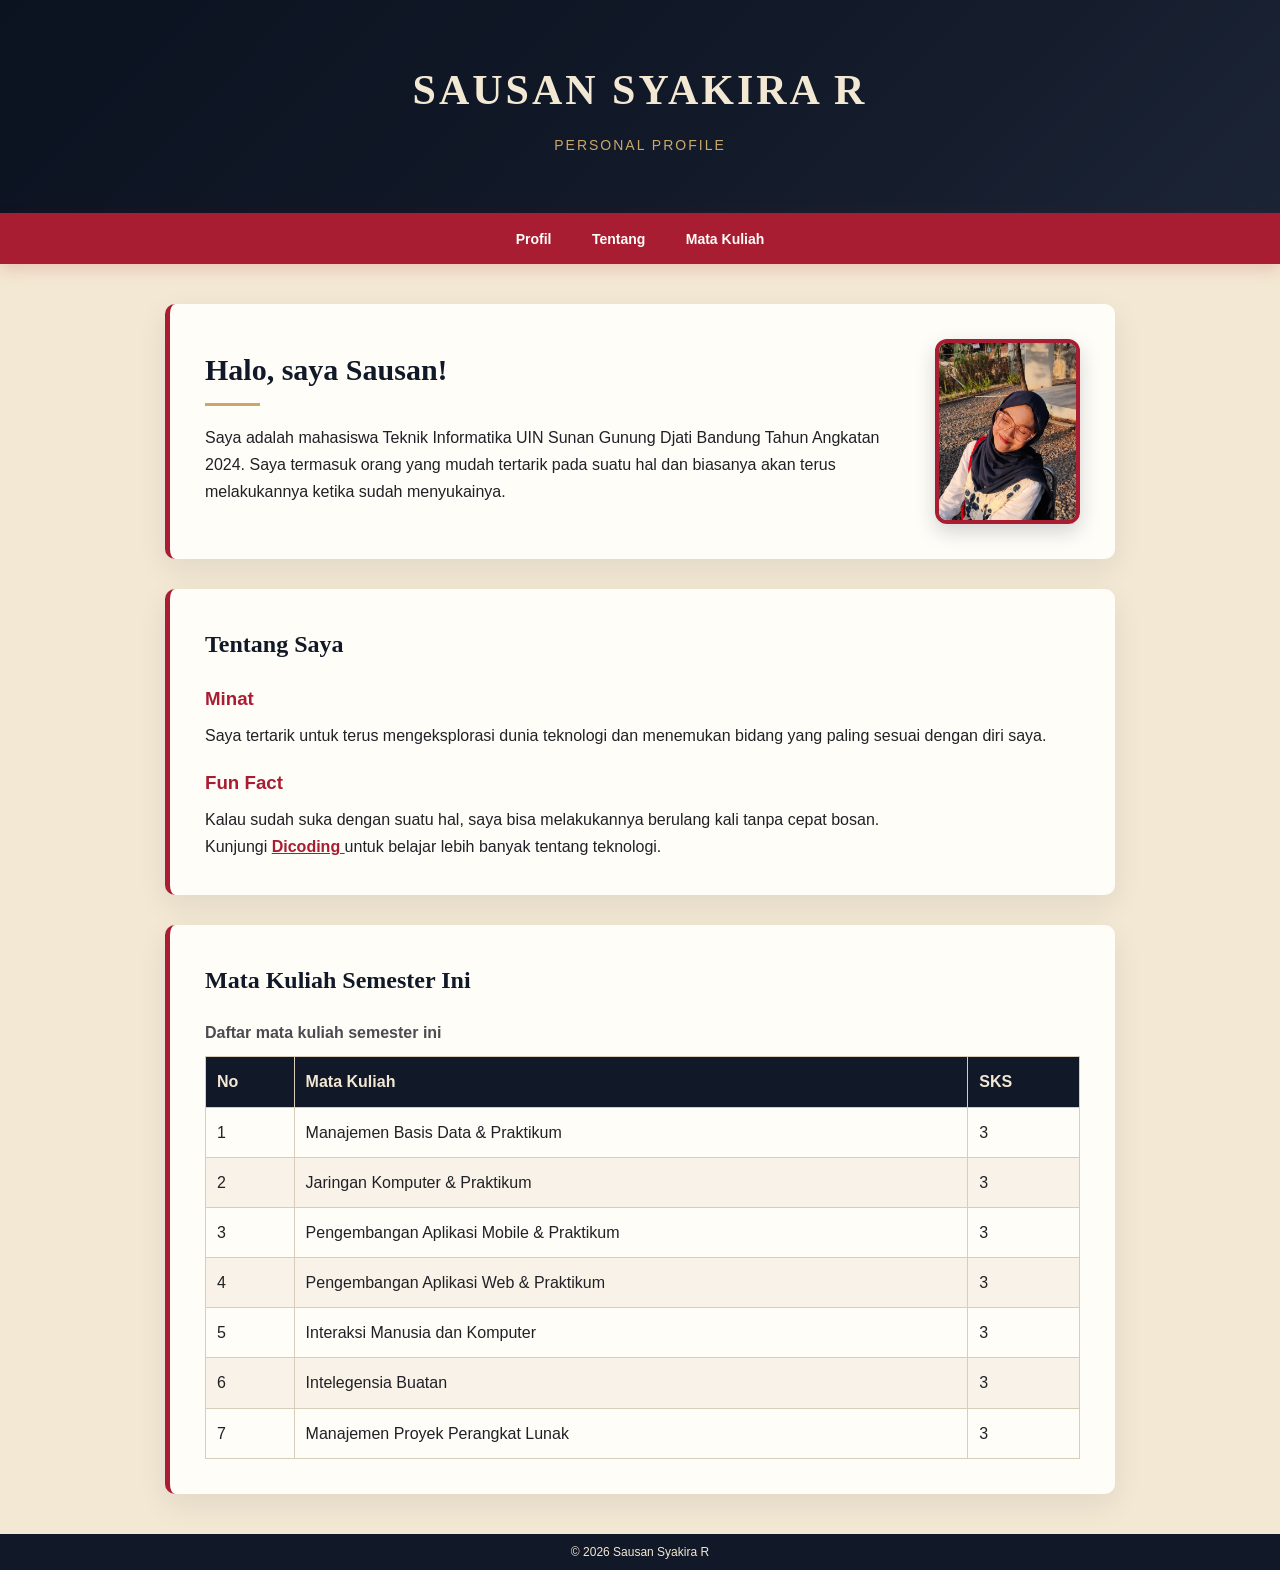
<file: profil/index.html>
<!doctype html>
<html lang="id">
  <head>
    <meta charset="UTF-8" />

    <title>Profil Diri - Sausan Syakira R</title>

    <meta
      name="description"
      content="Halaman profil diri Sausan Syakira R, mahasiswa Teknik Informatika."
    />

    <meta property="og:title" content="Profil Diri - Sausan Syakira R" />
    <meta
      property="og:description"
      content="Halaman profil diri Sausan Syakira R, mahasiswa Teknik Informatika."
    />
    <meta property="og:image" content="images/foto-saya.jpg" />

    <meta name="viewport" content="width=device-width, initial-scale=1.0" />

    <link rel="stylesheet" href="style.css" />
  </head>

  <body>
    <header>
      <h1>SAUSAN SYAKIRA R</h1>
      <p>PERSONAL PROFILE</p>
    </header>

    <nav aria-label="Navigasi utama">
      <a href="#profil">Profil</a>
      <a href="#tentang">Tentang</a>
      <a href="#matakuliah">Mata Kuliah</a>
    </nav>

    <main>
      <section id="profil" class="profil">

    <div class="profil-text">
        <h2>Halo, saya Sausan!</h2>

        <p>
            Saya adalah mahasiswa Teknik Informatika UIN Sunan Gunung Djati Bandung Tahun Angkatan 2024. Saya termasuk orang yang mudah tertarik pada
            suatu hal dan biasanya akan terus melakukannya ketika sudah
            menyukainya.
        </p>

    </div>

    <div class="profil-foto">
        <img src="images/foto-saya.jpg" alt="Foto diri Sausan Syakira">
    </div>

</section>

      <section id="tentang">
        <h2>Tentang Saya</h2>

        <h3>Minat</h3>
        <p>
          Saya tertarik untuk terus mengeksplorasi dunia teknologi dan menemukan
          bidang yang paling sesuai dengan diri saya.
        </p>

        <h3>Fun Fact</h3>
        <p>
          Kalau sudah suka dengan suatu hal, saya bisa melakukannya berulang
          kali tanpa cepat bosan.
        </p>

        <p>
          Kunjungi
          <a
            href="https://www.dicoding.com/"
            target="_blank"
            rel="noopener noreferrer"
          >
            Dicoding
          </a>
          untuk belajar lebih banyak tentang teknologi.
        </p>
      </section>

      <section id="matakuliah">
        <h2>Mata Kuliah Semester Ini</h2>

        <table>
          <caption>
            Daftar mata kuliah semester ini
          </caption>

          <thead>
            <tr>
              <th scope="col">No</th>
              <th scope="col">Mata Kuliah</th>
              <th scope="col">SKS</th>
            </tr>
          </thead>

          <tbody>
            <tr>
              <td>1</td>
              <td>Manajemen Basis Data &amp; Praktikum</td>
              <td>3</td>
            </tr>

            <tr>
              <td>2</td>
              <td>Jaringan Komputer &amp; Praktikum</td>
              <td>3</td>
            </tr>

            <tr>
              <td>3</td>
              <td>Pengembangan Aplikasi Mobile &amp; Praktikum</td>
              <td>3</td>
            </tr>

            <tr>
              <td>4</td>
              <td>Pengembangan Aplikasi Web &amp; Praktikum</td>
              <td>3</td>
            </tr>

            <tr>
              <td>5</td>
              <td>Interaksi Manusia dan Komputer</td>
              <td>3</td>
            </tr>

            <tr>
              <td>6</td>
              <td>Intelegensia Buatan</td>
              <td>3</td>
            </tr>

            <tr>
              <td>7</td>
              <td>Manajemen Proyek Perangkat Lunak</td>
              <td>3</td>
            </tr>
          </tbody>
        </table>
      </section>
    </main>

    <footer>
      <p>&copy; 2026 Sausan Syakira R</p>
    </footer>
  </body>
</html>
</file>
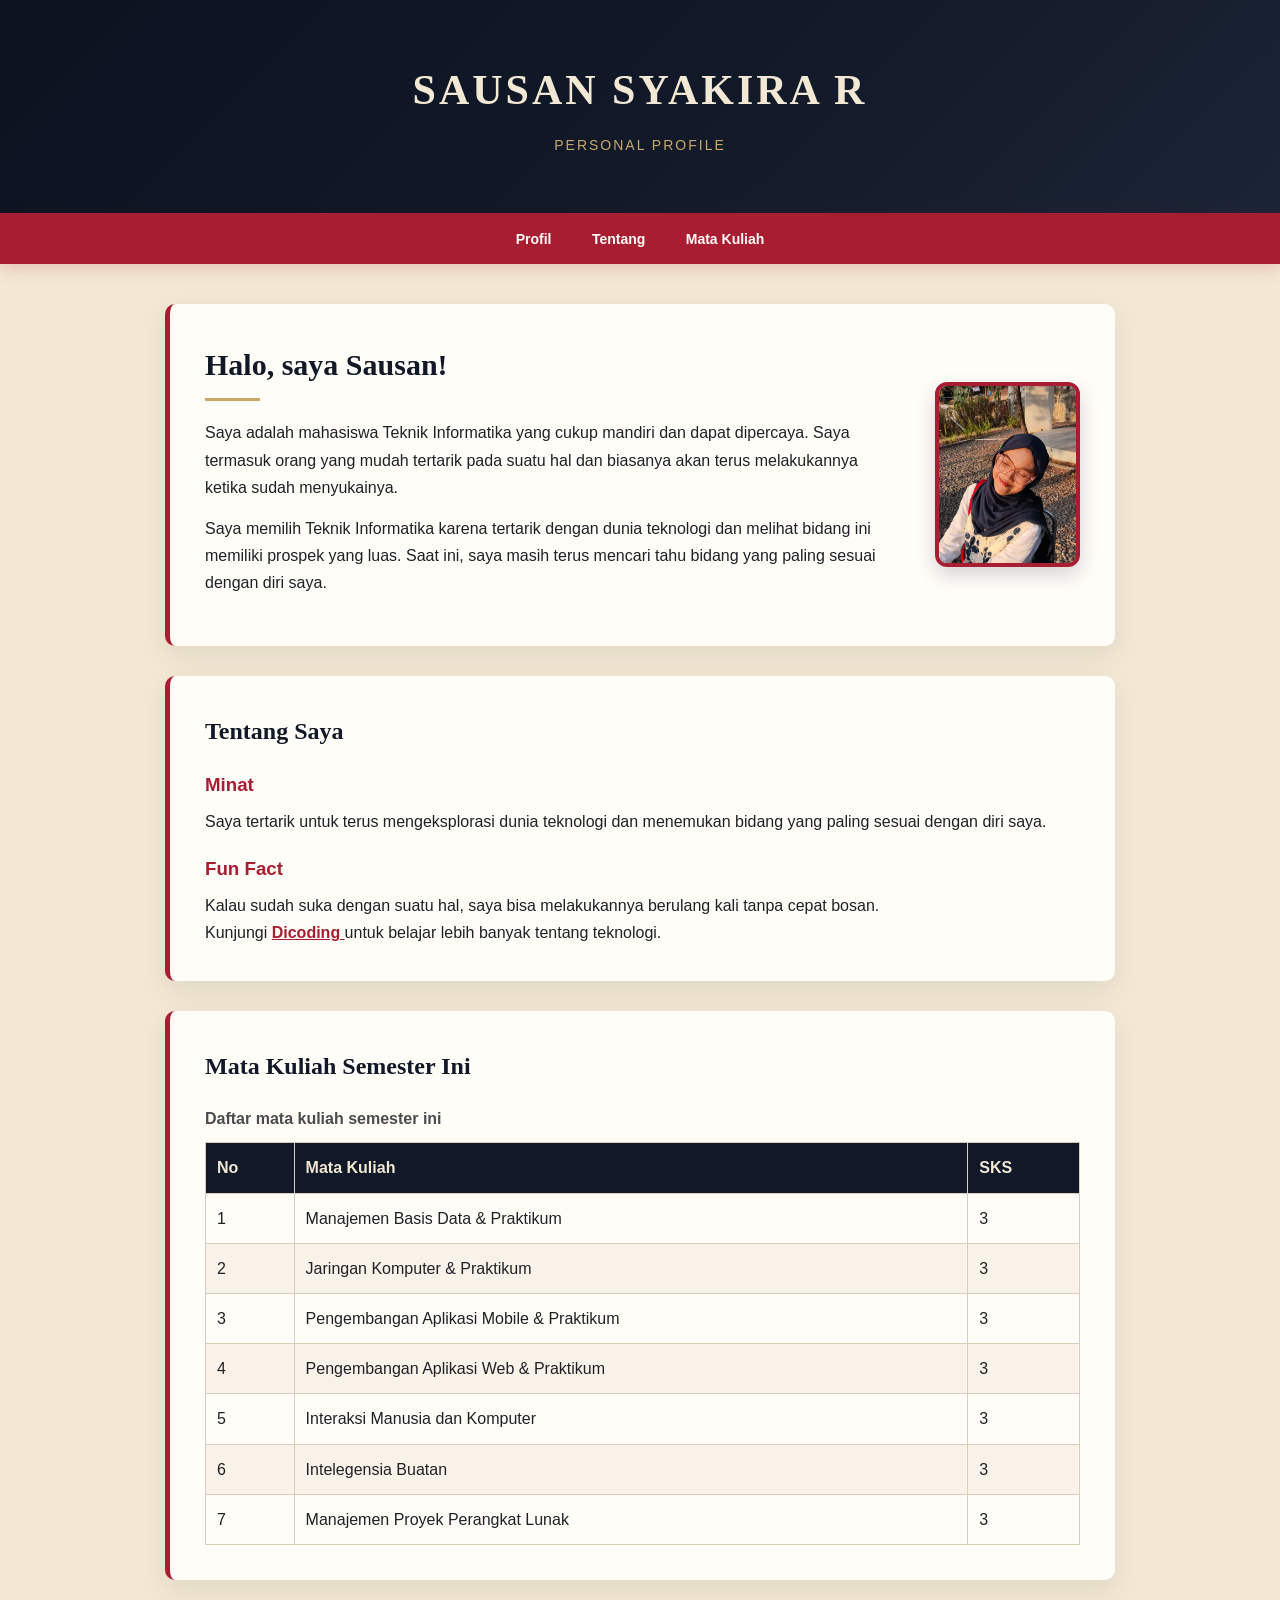
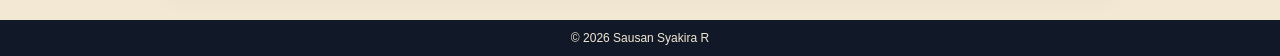
<file: profile/index.html>
<!doctype html>
<html lang="id">
  <head>
    <meta charset="UTF-8" />

    <title>Profil Diri - Sausan Syakira R</title>

    <meta
      name="description"
      content="Halaman profil diri Sausan Syakira R, mahasiswa Teknik Informatika."
    />

    <meta property="og:title" content="Profil Diri - Sausan Syakira R" />
    <meta
      property="og:description"
      content="Halaman profil diri Sausan Syakira R, mahasiswa Teknik Informatika."
    />
    <meta property="og:image" content="images/foto-saya.jpg" />

    <meta name="viewport" content="width=device-width, initial-scale=1.0" />

    <link rel="stylesheet" href="style.css" />
  </head>

  <body>
    <header>
      <h1>SAUSAN SYAKIRA R</h1>
      <p>PERSONAL PROFILE</p>
    </header>

    <nav aria-label="Navigasi utama">
      <a href="#profil">Profil</a>
      <a href="#tentang">Tentang</a>
      <a href="#matakuliah">Mata Kuliah</a>
    </nav>

    <main>
      <section id="profil" class="profil">

    <div class="profil-text">
        <h2>Halo, saya Sausan!</h2>

        <p>
            Saya adalah mahasiswa Teknik Informatika yang cukup mandiri dan
            dapat dipercaya. Saya termasuk orang yang mudah tertarik pada
            suatu hal dan biasanya akan terus melakukannya ketika sudah
            menyukainya.
        </p>

        <p>
            Saya memilih Teknik Informatika karena tertarik dengan dunia
            teknologi dan melihat bidang ini memiliki prospek yang luas.
            Saat ini, saya masih terus mencari tahu bidang yang paling sesuai
            dengan diri saya.
        </p>
    </div>

    <div class="profil-foto">
        <img src="images/foto-saya.jpg" alt="Foto diri Sausan Syakira">
    </div>

</section>

      <section id="tentang">
        <h2>Tentang Saya</h2>

        <h3>Minat</h3>
        <p>
          Saya tertarik untuk terus mengeksplorasi dunia teknologi dan menemukan
          bidang yang paling sesuai dengan diri saya.
        </p>

        <h3>Fun Fact</h3>
        <p>
          Kalau sudah suka dengan suatu hal, saya bisa melakukannya berulang
          kali tanpa cepat bosan.
        </p>

        <p>
          Kunjungi
          <a
            href="https://www.dicoding.com/"
            target="_blank"
            rel="noopener noreferrer"
          >
            Dicoding
          </a>
          untuk belajar lebih banyak tentang teknologi.
        </p>
      </section>

      <section id="matakuliah">
        <h2>Mata Kuliah Semester Ini</h2>

        <table>
          <caption>
            Daftar mata kuliah semester ini
          </caption>

          <thead>
            <tr>
              <th scope="col">No</th>
              <th scope="col">Mata Kuliah</th>
              <th scope="col">SKS</th>
            </tr>
          </thead>

          <tbody>
            <tr>
              <td>1</td>
              <td>Manajemen Basis Data &amp; Praktikum</td>
              <td>3</td>
            </tr>

            <tr>
              <td>2</td>
              <td>Jaringan Komputer &amp; Praktikum</td>
              <td>3</td>
            </tr>

            <tr>
              <td>3</td>
              <td>Pengembangan Aplikasi Mobile &amp; Praktikum</td>
              <td>3</td>
            </tr>

            <tr>
              <td>4</td>
              <td>Pengembangan Aplikasi Web &amp; Praktikum</td>
              <td>3</td>
            </tr>

            <tr>
              <td>5</td>
              <td>Interaksi Manusia dan Komputer</td>
              <td>3</td>
            </tr>

            <tr>
              <td>6</td>
              <td>Intelegensia Buatan</td>
              <td>3</td>
            </tr>

            <tr>
              <td>7</td>
              <td>Manajemen Proyek Perangkat Lunak</td>
              <td>3</td>
            </tr>
          </tbody>
        </table>
      </section>
    </main>

    <footer>
      <p>&copy; 2026 Sausan Syakira R</p>
    </footer>
  </body>
</html>
</file>
<file: profil/style.css>
/* GLOBAL */

* {
    box-sizing: border-box;
    margin: 0;
    padding: 0;
}

body {
    font-family: Arial, sans-serif;
    background: #F3E8D3;
    color: #202126;
    line-height: 1.7;
}


/* HEADER */

header {
    background: linear-gradient(
        135deg,
        #0B1220 0%,
        #111827 50%,
        #1B2435 100%
    );

    color: #F3E8D3;
    text-align: center;
    padding: 55px 20px;

    box-shadow:
        0 8px 25px rgba(17, 24, 39, 0.20);
}

header h1 {
    font-family: Georgia, serif;
    font-size: 42px;
    letter-spacing: 3px;
    margin-bottom: 8px;
}

header p {
    color: #C9A86A;
    font-size: 14px;
    letter-spacing: 2px;
}


/* NAVIGATION */

nav {
    background: #A91D32;
    text-align: center;
    padding: 12px;

    box-shadow:
        0 5px 15px rgba(169, 29, 50, 0.18);
}

nav a {
    color: #FFFDF8;
    text-decoration: none;
    margin: 0 18px;
    font-size: 14px;
    font-weight: bold;
    transition: 0.3s;
}

nav a:hover {
    color: #F3E8D3;
}


/* MAIN */

main {
    width: 90%;
    max-width: 950px;
    margin: 40px auto;
}


/* SECTION CARD */

section {
    background: #FFFDF8;
    padding: 35px;

    margin-bottom: 30px;

    border-left: 5px solid #A91D32;
    border-radius: 10px;

    box-shadow:
        0 10px 30px rgba(17, 24, 39, 0.08);
}


/* PROFILE SECTION */

.profil {
    display: flex;
    align-items: center;
    justify-content: space-between;

    gap: 45px;
}

.profil-text {
    flex: 1;
    max-width: 680px;
}

.profil-text h2 {
    font-family: Georgia, serif;
    font-size: 30px;
    color: #111827;

    margin-bottom: 18px;
}

.profil-text h2::after {
    content: "";

    display: block;

    width: 55px;
    height: 3px;

    background: #C9A86A;

    margin-top: 8px;
}

.profil-text p {
    margin-bottom: 14px;
}


/* PROFILE PHOTO */

.profil-foto {
    flex-shrink: 0;
}

.profil-foto {
    width: 145px;
    height: 185px;
    overflow: hidden;
    border: 4px solid #A91D32;
    border-radius: 12px;

    box-shadow:
        0 8px 20px rgba(17, 24, 39, 0.18);
}

.profil-foto img {
    width: 100%;
    height: 100%;

    object-fit: cover;
    object-position: center 35%;

    transform: scale(1.5);
}

/* HEADINGS */

h2 {
    font-family: Georgia, serif;
    color: #111827;
    margin-bottom: 15px;
}

h3 {
    color: #A91D32;
    margin-top: 18px;
    margin-bottom: 7px;
}


/* LINKS */

a {
    color: #A91D32;
    font-weight: bold;
}

a:hover {
    color: #7E1728;
}


/* TABLE */

table {
    width: 100%;
    border-collapse: collapse;

    margin-top: 18px;

    overflow: hidden;
}

caption {
    text-align: left;

    margin-bottom: 10px;

    font-weight: bold;
    color: #4B4B50;
}

th,
td {
    border: 1px solid #D8CCBA;

    padding: 11px;

    text-align: left;
}

th {
    background: #111827;
    color: #F3E8D3;
}

tr:nth-child(even) {
    background: #F8F2E8;
}

tr:hover {
    background: #EFE4D3;
}


/* FOOTER */

footer {
    background: #111827;

    color: #F3E8D3;

    text-align: center;

    padding: 8px;

    font-size: 12px;
}


/* RESPONSIVE */

@media (max-width: 700px) {

    .profil {
        flex-direction: column-reverse;
        text-align: center;
    }

    .profil-foto img {
        width: 125px;
        height: 160px;
    }

    nav a {
        margin: 0 8px;
    }

    header h1 {
        font-size: 32px;
    }

    section {
        padding: 25px;
    }
}
</file>
<file: profile/style.css>
/* =========================================
   GLOBAL
========================================= */

* {
    box-sizing: border-box;
    margin: 0;
    padding: 0;
}

body {
    font-family: Arial, sans-serif;
    background: #F3E8D3;
    color: #202126;
    line-height: 1.7;
}


/* =========================================
   HEADER
========================================= */

header {
    background: linear-gradient(
        135deg,
        #0B1220 0%,
        #111827 50%,
        #1B2435 100%
    );

    color: #F3E8D3;
    text-align: center;
    padding: 55px 20px;

    box-shadow:
        0 8px 25px rgba(17, 24, 39, 0.20);
}

header h1 {
    font-family: Georgia, serif;
    font-size: 42px;
    letter-spacing: 3px;
    margin-bottom: 8px;
}

header p {
    color: #C9A86A;
    font-size: 14px;
    letter-spacing: 2px;
}


/* =========================================
   NAVIGATION
========================================= */

nav {
    background: #A91D32;
    text-align: center;
    padding: 12px;

    box-shadow:
        0 5px 15px rgba(169, 29, 50, 0.18);
}

nav a {
    color: #FFFDF8;
    text-decoration: none;
    margin: 0 18px;
    font-size: 14px;
    font-weight: bold;
    transition: 0.3s;
}

nav a:hover {
    color: #F3E8D3;
}


/* =========================================
   MAIN
========================================= */

main {
    width: 90%;
    max-width: 950px;
    margin: 40px auto;
}


/* =========================================
   SECTION / CARD
========================================= */

section {
    background: #FFFDF8;
    padding: 35px;

    margin-bottom: 30px;

    border-left: 5px solid #A91D32;
    border-radius: 10px;

    box-shadow:
        0 10px 30px rgba(17, 24, 39, 0.08);
}


/* =========================================
   PROFILE SECTION
========================================= */

.profil {
    display: flex;
    align-items: center;
    justify-content: space-between;

    gap: 45px;
}

.profil-text {
    flex: 1;
    max-width: 680px;
}

.profil-text h2 {
    font-family: Georgia, serif;
    font-size: 30px;
    color: #111827;

    margin-bottom: 18px;
}

.profil-text h2::after {
    content: "";

    display: block;

    width: 55px;
    height: 3px;

    background: #C9A86A;

    margin-top: 8px;
}

.profil-text p {
    margin-bottom: 14px;
}


/* =========================================
   PROFILE PHOTO
========================================= */

.profil-foto {
    flex-shrink: 0;
}

.profil-foto {
    width: 145px;
    height: 185px;
    overflow: hidden;
    border: 4px solid #A91D32;
    border-radius: 12px;

    box-shadow:
        0 8px 20px rgba(17, 24, 39, 0.18);
}

.profil-foto img {
    width: 100%;
    height: 100%;

    object-fit: cover;
    object-position: center 35%;

    transform: scale(1.5);
}

/* =========================================
   HEADINGS
========================================= */

h2 {
    font-family: Georgia, serif;
    color: #111827;
    margin-bottom: 15px;
}

h3 {
    color: #A91D32;
    margin-top: 18px;
    margin-bottom: 7px;
}


/* =========================================
   LINKS
========================================= */

a {
    color: #A91D32;
    font-weight: bold;
}

a:hover {
    color: #7E1728;
}


/* =========================================
   TABLE
========================================= */

table {
    width: 100%;
    border-collapse: collapse;

    margin-top: 18px;

    overflow: hidden;
}

caption {
    text-align: left;

    margin-bottom: 10px;

    font-weight: bold;
    color: #4B4B50;
}

th,
td {
    border: 1px solid #D8CCBA;

    padding: 11px;

    text-align: left;
}

th {
    background: #111827;
    color: #F3E8D3;
}

tr:nth-child(even) {
    background: #F8F2E8;
}

tr:hover {
    background: #EFE4D3;
}


/* =========================================
   FOOTER
========================================= */

footer {
    background: #111827;

    color: #F3E8D3;

    text-align: center;

    padding: 8px;

    font-size: 12px;
}


/* =========================================
   RESPONSIVE
========================================= */

@media (max-width: 700px) {

    .profil {
        flex-direction: column-reverse;
        text-align: center;
    }

    .profil-foto img {
        width: 125px;
        height: 160px;
    }

    nav a {
        margin: 0 8px;
    }

    header h1 {
        font-size: 32px;
    }

    section {
        padding: 25px;
    }
}
</file>
